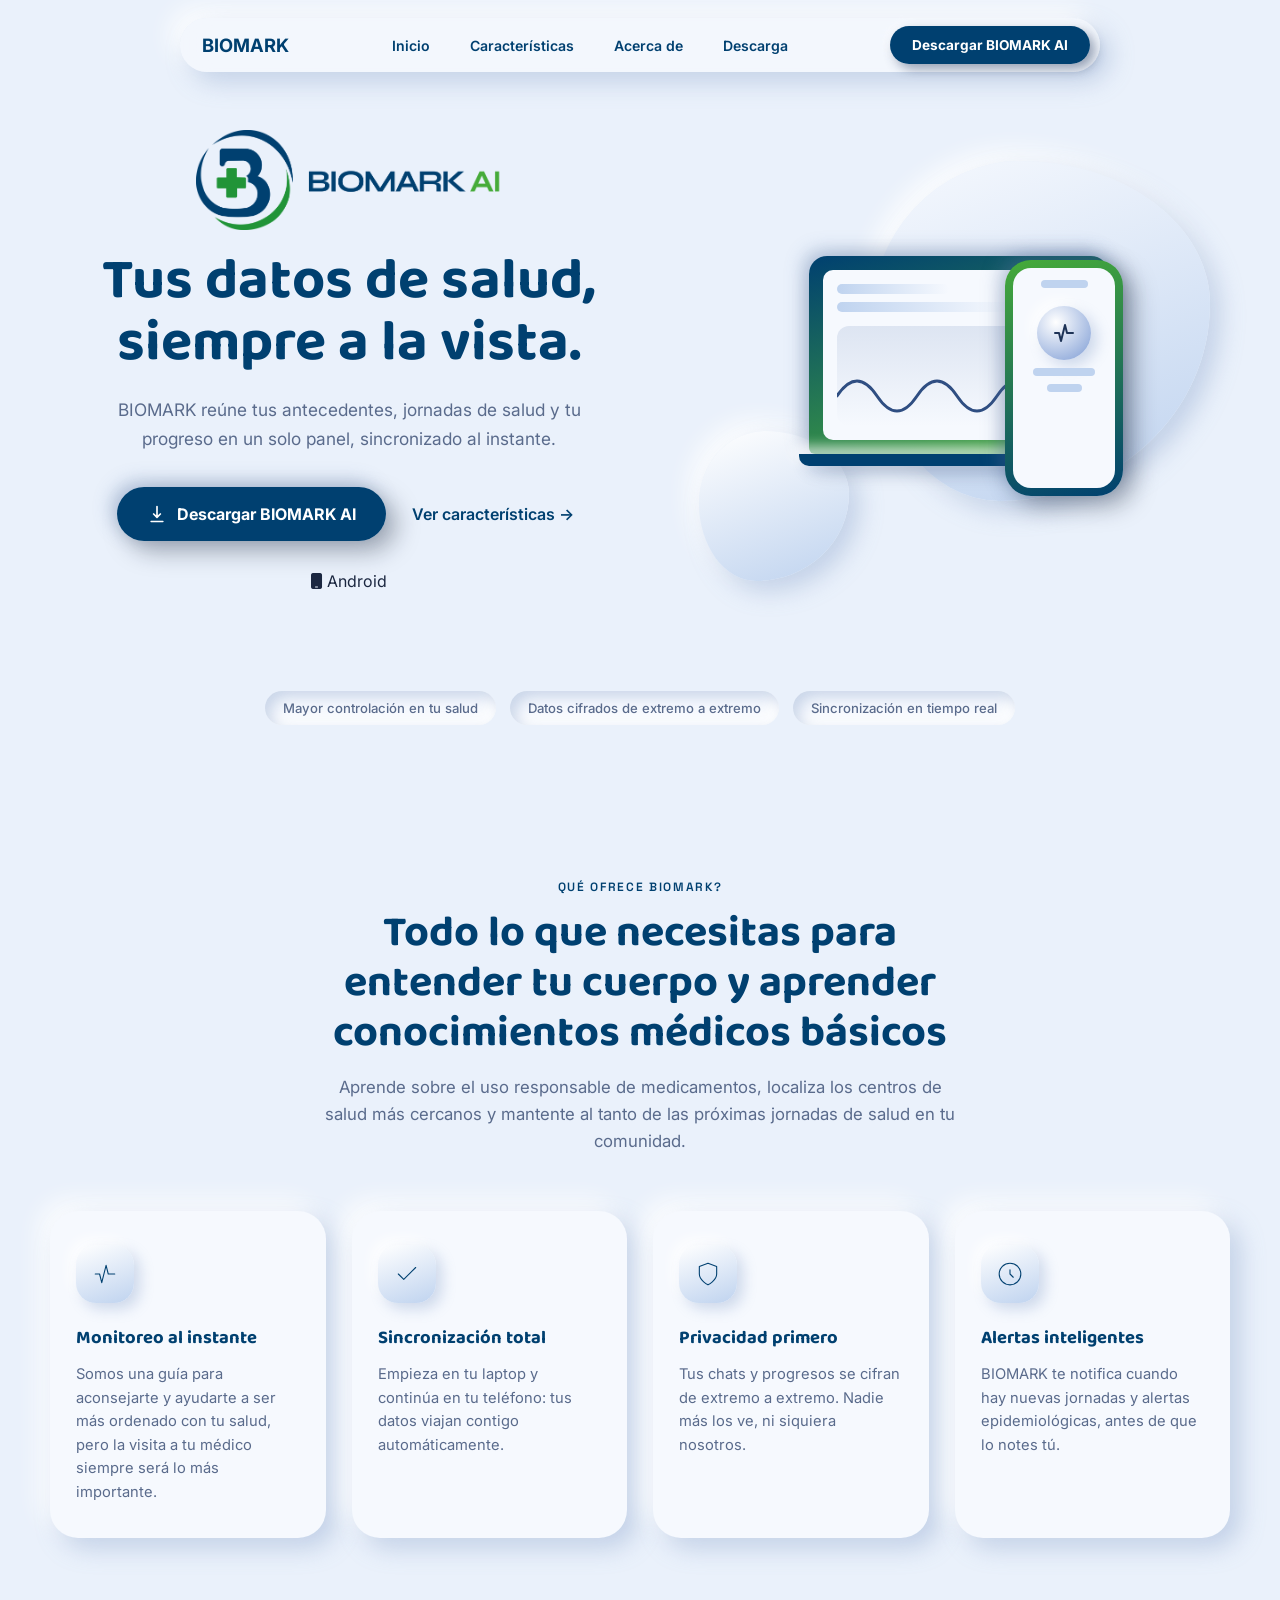
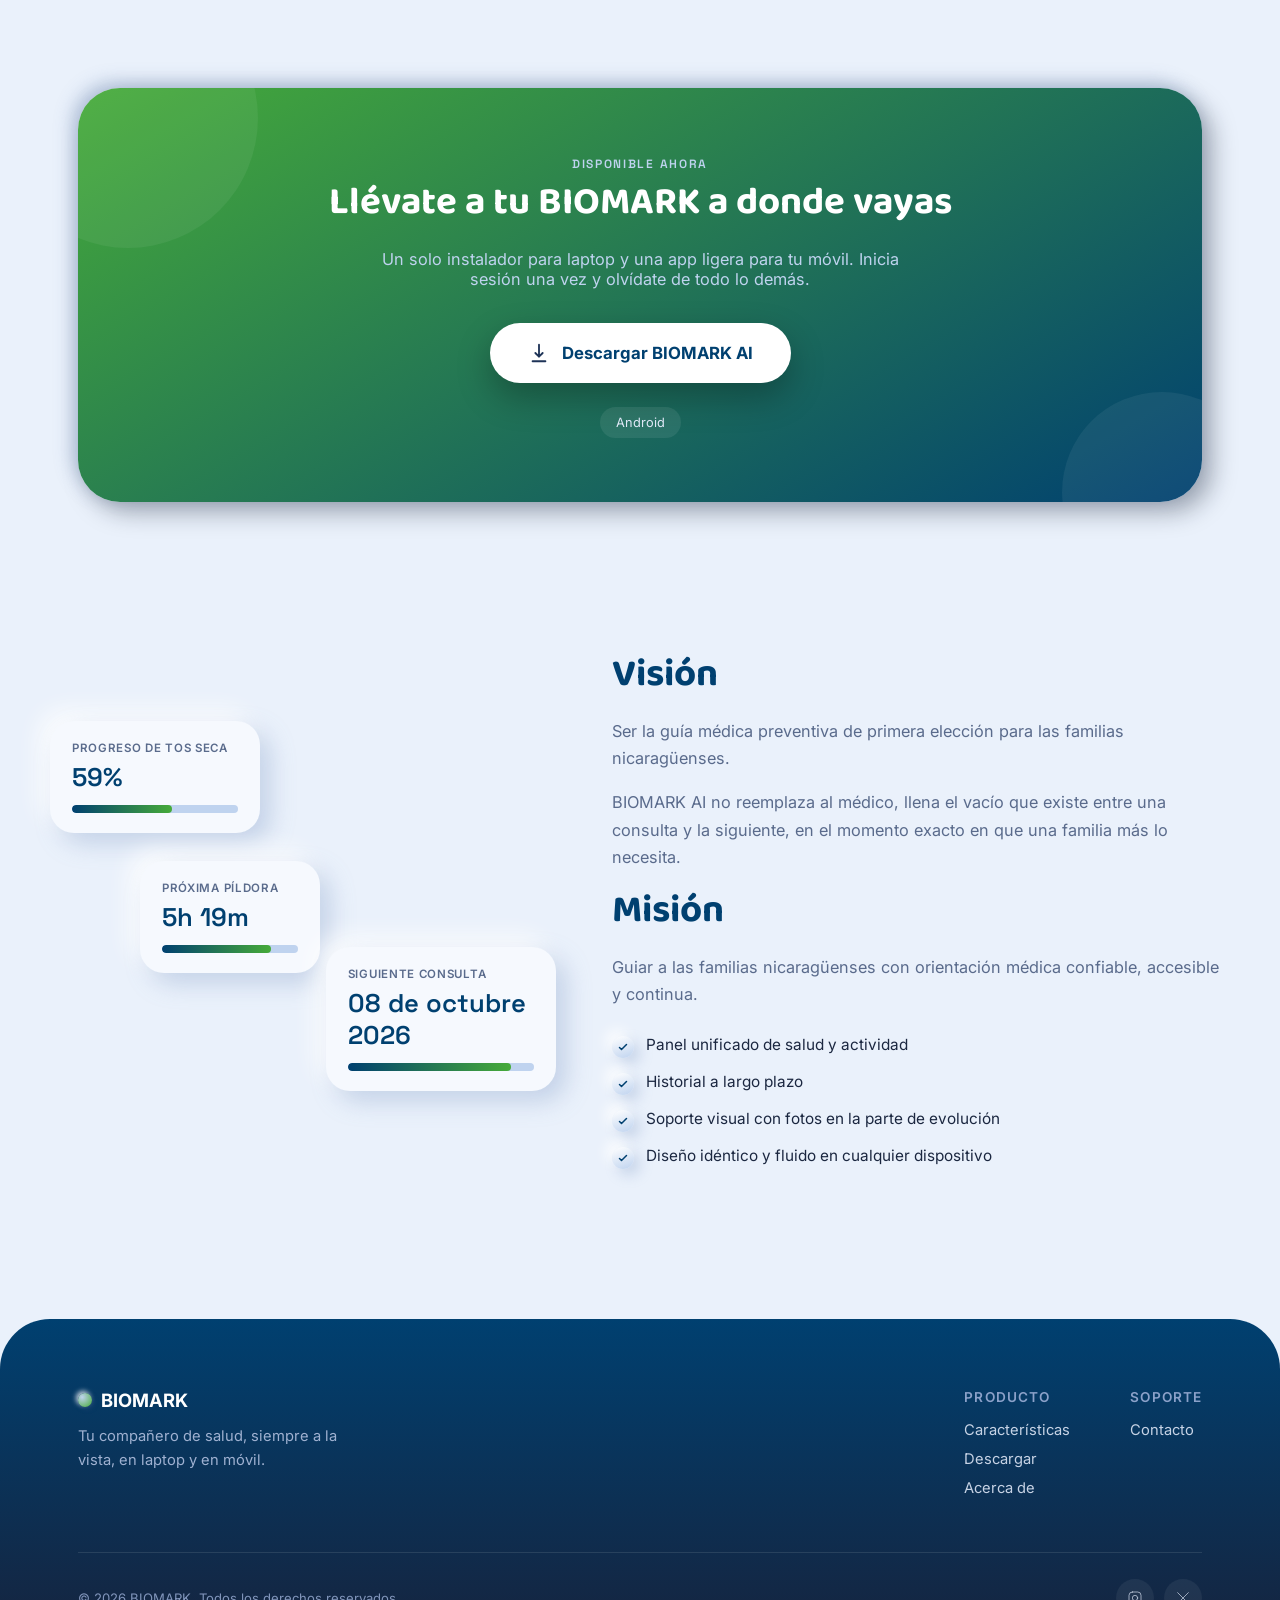
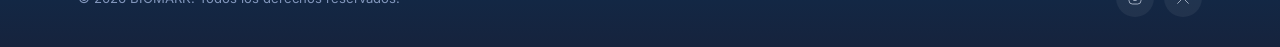
<file: index.html>
<!DOCTYPE html>
<html lang="es">

<head>
  <meta charset="UTF-8">
  <meta name="viewport" content="width=device-width, initial-scale=1.0">
  <title>BIOMARK — Tu asistente virtual en tiempo real</title>
  <link rel="preconnect" href="https://fonts.googleapis.com">
  <link rel="preconnect" href="https://fonts.gstatic.com" crossorigin>
  <link
    href="https://fonts.googleapis.com/css2?family=Baloo+2:wght@500;600;700;800&family=Inter:wght@400;500;600;700&family=Space+Grotesk:wght@500;600&display=swap"
    rel="stylesheet">
  <link rel="stylesheet" href="https://cdnjs.cloudflare.com/ajax/libs/font-awesome/6.5.1/css/all.min.css">
  <link rel="stylesheet" href="Style.css">
</head>

<body>

  <!-- ================= NAV ================= -->
  <div class="nav-shell">
    <nav class="nav-pill">
      <a href="#inicio" class="logo"><span class="logo-text">BIOMARK</span></a>
      <div class="nav-links">
        <a href="#inicio">Inicio</a>
        <a href="#caracteristicas">Características</a>
        <a href="#acerca">Acerca de</a>
        <a href="descarga.html">Descarga</a>
      </div>
      <a href="descarga.html" class="nav-cta">Descargar BIOMARK AI</a>
    </nav>
  </div>

  <!-- ================= HERO ================= -->
  <section id="inicio" class="hero wrap">
    <div class="hero-copy">
      <img src="img/logohoriz.png" alt="Logo de BIOMARK AI" class="logocentral">
      <h1>Tus datos de salud,<span>siempre a la vista.</span></h1>
      <p>BIOMARK reúne tus antecedentes, jornadas de salud y tu progreso en un solo panel, sincronizado al instante.</p>
      <div class="hero-actions">
        <a href="descarga.html" class="btn-clay">
          <svg fill="none" stroke="currentColor" stroke-width="2" viewBox="0 0 24 24">
            <path stroke-linecap="round" stroke-linejoin="round" d="M12 3v13m0 0-4-4m4 4 4-4M5 21h14" />
          </svg>
          Descargar BIOMARK AI
        </a>
        <a href="#caracteristicas" class="btn-ghost">Ver características →</a>
      </div>
      <div class="platform-tags">
        <span><i class="fa-solid fa-mobile"></i> Android</span>
      </div>
    </div>

    <div class="hero-art">
      <div class="clay-blob blob-1"></div>
      <div class="clay-blob blob-2"></div>
      <div class="device">
        <div class="laptop">
          <div class="laptop-screen">
            <div class="screen-ui">
              <div class="ui-row ui-chip"></div>
              <div class="ui-row" style="width:70%"></div>
              <div class="ui-wave">
                <svg width="260" height="70" viewBox="0 0 260 70">
                  <path d="M0 40 Q 20 10, 40 40 T 80 40 T 120 40 T 160 40 T 200 40 T 240 40" stroke="#2F4E82"
                    stroke-width="3" fill="none" stroke-linecap="round" />
                </svg>
              </div>
            </div>
          </div>
          <div class="laptop-base"></div>
          <div class="phone">
            <div class="phone-screen">
              <div class="phone-bar" style="width:60%"></div>
              <div class="pulse-ring">
                <svg fill="none" stroke="#1E3357" stroke-width="2" viewBox="0 0 24 24">
                  <path stroke-linecap="round" stroke-linejoin="round" d="M3 12h4l2 8 4-16 2 8h6" />
                </svg>
              </div>
              <div class="phone-bar" style="width:80%"></div>
              <div class="phone-bar" style="width:45%"></div>
            </div>
          </div>
        </div>
      </div>
    </div>
  </section>

  <div class="trust wrap">
    <span> Mayor controlación en tu salud</span>
    <span>Datos cifrados de extremo a extremo</span>
    <span>Sincronización en tiempo real</span>
  </div>

  <!-- ================= FEATURES ================= -->
  <section id="caracteristicas" class="features wrap">
    <div class="section-head">
      <span class="eyebrow">Qué ofrece BIOMARK?</span>
      <h2>Todo lo que necesitas para entender tu cuerpo y aprender conocimientos médicos básicos</h2>
      <p>Aprende sobre el uso responsable de medicamentos, localiza los centros de salud más cercanos y mantente al tanto de las próximas jornadas de salud en tu comunidad.</p>
    </div>
    <div class="feature-grid">
      <div class="f-card">
        <div class="f-icon"><svg fill="none" stroke-linecap="round" stroke-linejoin="round" viewBox="0 0 24 24">
            <path d="M3 12h4l2 8 4-16 2 8h6" />
          </svg></div>
        <h3>Monitoreo al instante</h3>
        <p>Somos una guía para aconsejarte y ayudarte a ser más ordenado con tu salud, pero la visita a tu médico siempre será lo más importante.</p>
      </div>
      <div class="f-card">
        <div class="f-icon"><svg fill="none" stroke-linecap="round" stroke-linejoin="round" viewBox="0 0 24 24">
            <path d="M20 6 9 17l-5-5" />
          </svg></div>
        <h3>Sincronización total</h3>
        <p>Empieza en tu laptop y continúa en tu teléfono: tus datos viajan contigo automáticamente.</p>
      </div>
      <div class="f-card">
        <div class="f-icon"><svg fill="none" stroke-linecap="round" stroke-linejoin="round" viewBox="0 0 24 24">
            <path d="M12 22s8-4 8-10V5l-8-3-8 3v7c0 6 8 10 8 10Z" />
          </svg></div>
        <h3>Privacidad primero</h3>
        <p>Tus chats y progresos se cifran de extremo a extremo. Nadie más los ve, ni siquiera nosotros.</p>
      </div>
      <div class="f-card">
        <div class="f-icon"><svg fill="none" stroke-linecap="round" stroke-linejoin="round" viewBox="0 0 24 24">
            <path d="M12 8v4l3 3M12 22a10 10 0 1 1 0-20 10 10 0 0 1 0 20Z" />
          </svg></div>
        <h3>Alertas inteligentes</h3>
        <p>BIOMARK te notifica cuando hay nuevas jornadas y alertas epidemiológicas, antes de que lo notes tú.</p>
      </div>
    </div>
  </section>

  <!-- ================= MID DOWNLOAD BANNER ================= -->
  <section id="descarga" class="mid-cta">
    <div class="mid-cta-inner">
      <span class="eyebrow" style="color:var(--sky)">Disponible ahora</span>
      <h2>Llévate a tu BIOMARK a donde vayas</h2>
      <p>Un solo instalador para laptop y una app ligera para tu móvil. Inicia sesión una vez y olvídate de todo lo demás.
      </p>
      <a href="descarga.html" class="mid-download-btn">
        <svg fill="none" stroke="#1E3357" stroke-width="2" viewBox="0 0 24 24">
          <path stroke-linecap="round" stroke-linejoin="round" d="M12 3v13m0 0-4-4m4 4 4-4M5 21h14" />
        </svg>
        Descargar BIOMARK AI
      </a>
      <div class="mid-platforms">
        <span>Android</span>
      </div>
    </div>
  </section>

  <!-- ================= ABOUT ================= -->
  <section id="acerca" class="about wrap">
    <div class="about-grid">
      <div class="about-art">
        <div class="metric-card metric-1">
          <div class="m-label">Progreso de Tos Seca</div>
          <div class="m-value">59%</div>
          <div class="m-bar"><i style="width:60%"></i></div>
        </div>
        <div class="metric-card metric-3">
          <div class="m-label">Próxima Píldora</div>
          <div class="m-value">5h 19m</div>
          <div class="m-bar"><i style="width:80%"></i></div>
        </div>
        <div class="metric-card metric-2">
          <div class="m-label">Siguiente Consulta</div>
          <div class="m-value">08 de octubre 2026</div>
          <div class="m-bar"><i style="width:88%"></i></div>
        </div>
      </div>
      <div class="about-copy">
        <!-- <span class="eyebrow">Vision y Mision de BIOMARK AI</span> -->
        <h2>Visión</h2>
        <p>Ser la guía médica preventiva de primera elección para las familias nicaragüenses.</p>
        <p>BIOMARK AI no reemplaza al médico, llena el vacío que existe entre una consulta y la siguiente, en el momento exacto en que una familia más lo necesita.</p>

        <h2>Misión</h2>
        <p>Guiar a las familias nicaragüenses con orientación médica confiable, accesible y continua.</p>
        <ul class="about-list">
          <li><span class="check"><svg fill="none" stroke="currentColor" stroke-width="3" viewBox="0 0 24 24">
                <path stroke-linecap="round" stroke-linejoin="round" d="m5 13 4 4L19 7" />
              </svg></span>Panel unificado de salud y actividad</li>
          <li><span class="check"><svg fill="none" stroke="currentColor" stroke-width="3" viewBox="0 0 24 24">
                <path stroke-linecap="round" stroke-linejoin="round" d="m5 13 4 4L19 7" />
              </svg></span>Historial a largo plazo</li>
          <li><span class="check"><svg fill="none" stroke="currentColor" stroke-width="3" viewBox="0 0 24 24">
                <path stroke-linecap="round" stroke-linejoin="round" d="m5 13 4 4L19 7" />
              </svg></span>Soporte visual con fotos en la parte de evolución</li>
          <li><span class="check"><svg fill="none" stroke="currentColor" stroke-width="3" viewBox="0 0 24 24">
                <path stroke-linecap="round" stroke-linejoin="round" d="m5 13 4 4L19 7" />
              </svg></span>Diseño idéntico y fluido en cualquier dispositivo</li>
        </ul>
      </div>
    </div>
  </section>

  <!-- ================= FOOTER ================= -->
  <footer>
    <div class="wrap">
      <div class="footer-top">
        <div class="footer-brand">
          <a href="#inicio" class="logo"><span class="logo-dot"></span><span>BIOMARK</span></a>
          <p>Tu compañero de salud, siempre a la vista, en laptop y en móvil.</p>
        </div>
        <div class="footer-cols">
          <div class="footer-col">
            <h4>Producto</h4>
            <a href="#caracteristicas">Características</a>
            <a href="descarga.html">Descargar</a>
            <a href="#acerca">Acerca de</a>
          </div>
          <div class="footer-col">
            <h4>Soporte</h4>
            <!-- <a href="#">Centro de ayuda</a> -->
            <a href="https://www.instagram.com/biomark_ai?psln=MXZzcnVucmVjb3dwcw%3D%3D&utm_source=qr">Contacto</a>
            <!-- <a href="#">Privacidad</a> -->
          </div>
        </div>
      </div>
      <div class="footer-bottom">
        <span>© 2026 BIOMARK. Todos los derechos reservados.</span>
        <div class="footer-socials">
          <a href="https://www.instagram.com/biomark_ai?psln=MXZzcnVucmVjb3dwcw%3D%3D&utm_source=qr" aria-label="Instagram"><svg fill="none" stroke-linecap="round" stroke-linejoin="round"
              viewBox="0 0 24 24">
              <rect x="3" y="3" width="18" height="18" rx="5" />
              <circle cx="12" cy="12" r="4" />
            </svg></a>
          <a href="https://www.facebook.com/biomarkai" aria-label="Facebook"><svg fill="none" stroke-linecap="round" stroke-linejoin="round"
              viewBox="0 0 24 24">
              <path d="m4 4 16 16M20 4 4 20" />
            </svg></a>
        </div>
      </div>
    </div>
  </footer>

  <script>
    // Sombra de la barra al hacer scroll
    const navPill = document.querySelector('.nav-pill');
    window.addEventListener('scroll', () => {
      navPill.style.boxShadow = window.scrollY > 20
        ? '6px 6px 16px rgba(120,148,196,0.45), -6px -6px 16px rgba(255,255,255,0.9)'
        : 'var(--shadow-out)';
    });

    // Aparición de las tarjetas al hacer scroll
    const cards = document.querySelectorAll('.f-card');
    const io = new IntersectionObserver((entries) => {
      entries.forEach((entry, i) => {
        if (entry.isIntersecting) {
          setTimeout(() => entry.target.classList.add('in-view'), i * 80);
          io.unobserve(entry.target);
        }
      });
    }, { threshold: 0.2 });
    cards.forEach(c => io.observe(c));
  </script>

</body>

</html>
</file>
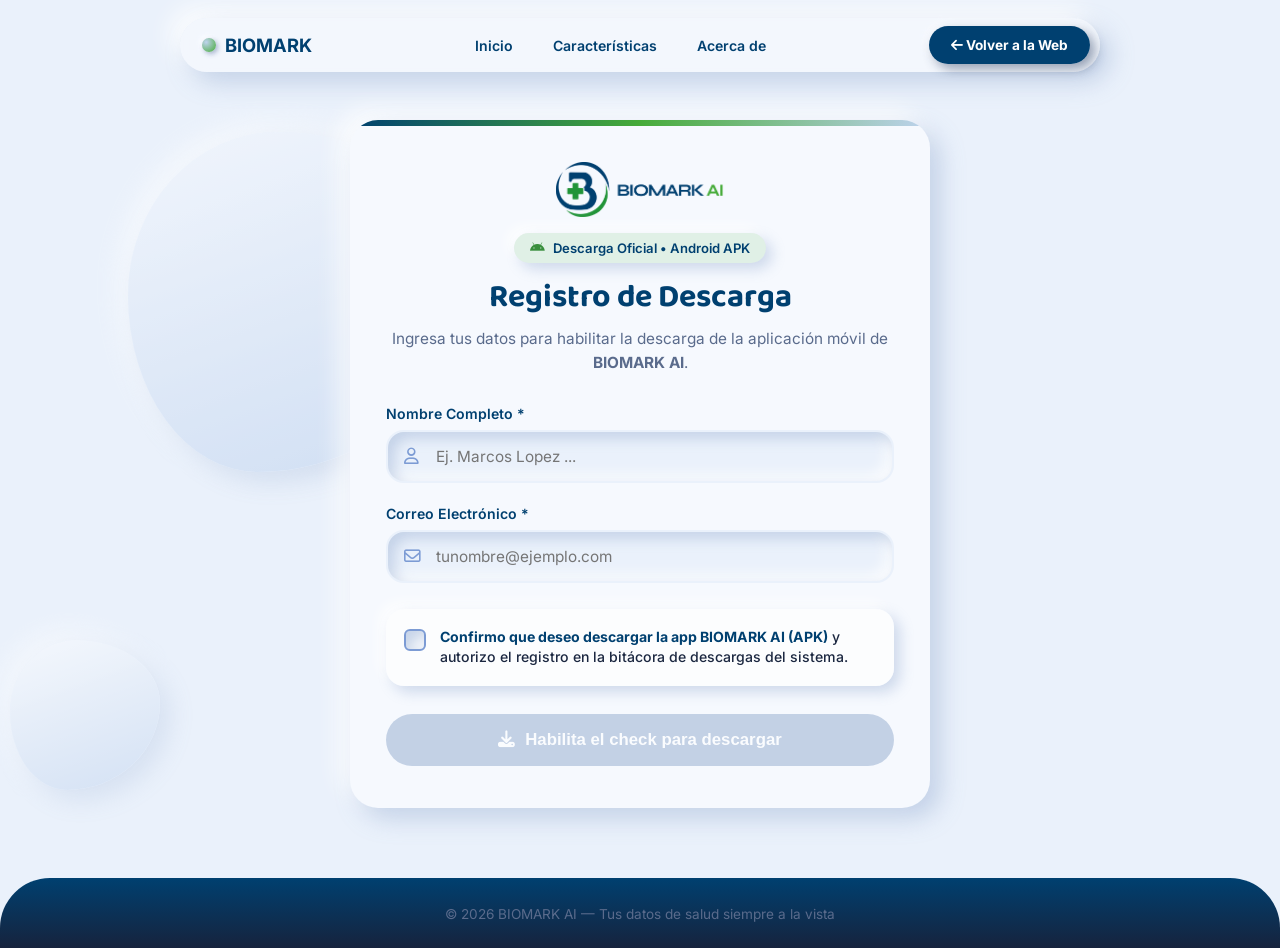
<file: descarga.html>
<!DOCTYPE html>
<html lang="es">

<head>
  <meta charset="UTF-8">
  <meta name="viewport" content="width=device-width, initial-scale=1.0">
  <title>Descargar BIOMARK AI — Formulario de Registro</title>
  <link rel="preconnect" href="https://fonts.googleapis.com">
  <link rel="preconnect" href="https://fonts.gstatic.com" crossorigin>
  <link
    href="https://fonts.googleapis.com/css2?family=Baloo+2:wght@500;600;700;800&family=Inter:wght@400;500;600;700&family=Space+Grotesk:wght@500;600&display=swap"
    rel="stylesheet">
  <link rel="stylesheet" href="https://cdnjs.cloudflare.com/ajax/libs/font-awesome/6.5.1/css/all.min.css">
  <link rel="stylesheet" href="Style.css">

  <style>
    /* Estilos específicos para la página de descarga y formulario */
    .download-page {
      min-height: 100vh;
      display: flex;
      flex-direction: column;
      justify-content: space-between;
      position: relative;
    }

    .form-section {
      padding: 120px 20px 70px;
      display: flex;
      justify-content: center;
      align-items: center;
      position: relative;
      z-index: 1;
    }

    .form-card {
      width: 100%;
      max-width: 580px;
      background: var(--bg-2);
      border-radius: var(--r-md);
      box-shadow: var(--shadow-out);
      padding: 42px 36px;
      position: relative;
      overflow: hidden;
      transition: all 0.3s ease;
    }

    .form-card::before {
      content: '';
      position: absolute;
      top: 0;
      left: 0;
      right: 0;
      height: 6px;
      background: linear-gradient(90deg, var(--navy-mid), var(--navy), var(--sky));
    }

    .form-header {
      text-align: center;
      margin-bottom: 30px;
    }

    .form-header .download-badge {
      display: inline-flex;
      align-items: center;
      gap: 8px;
      background: rgba(70, 171, 57, 0.12);
      color: var(--navy-dark);
      font-size: 0.82rem;
      font-weight: 600;
      padding: 7px 16px;
      border-radius: 100px;
      margin-bottom: 16px;
      box-shadow: var(--shadow-out-sm);
    }

    .form-header .download-badge i {
      color: #388e3c;
    }

    .form-header h1 {
      font-size: 2rem;
      color: var(--navy-dark);
      margin-bottom: 10px;
      line-height: 1.2;
    }

    .form-header p {
      font-size: 0.96rem;
      color: var(--text-soft);
      line-height: 1.55;
    }

    /* Campos de entrada con estilo Neumórfico / Clay */
    .input-group {
      margin-bottom: 22px;
      text-align: left;
    }

    .input-group label {
      display: block;
      font-size: 0.88rem;
      font-weight: 600;
      color: var(--navy-dark);
      margin-bottom: 8px;
    }

    .input-wrapper {
      position: relative;
      display: flex;
      align-items: center;
    }

    .input-wrapper i {
      position: absolute;
      left: 18px;
      color: var(--navy-soft);
      font-size: 1.05rem;
      pointer-events: none;
      transition: color 0.2s ease;
    }

    .input-control {
      width: 100%;
      padding: 15px 18px 15px 48px;
      font-size: 0.96rem;
      font-family: 'Inter', sans-serif;
      color: var(--text);
      background: var(--bg);
      border: 2px solid transparent;
      border-radius: var(--r-sm);
      box-shadow: var(--shadow-in);
      outline: none;
      transition: all 0.25s ease;
    }

    .input-control:focus {
      border-color: var(--navy-soft);
      background: #ffffff;
      box-shadow: 0 0 0 4px rgba(124, 155, 212, 0.25);
    }

    .input-control:focus + i,
    .input-control:focus ~ i {
      color: var(--navy-mid);
    }

    /* Casilla de verificación (Check) destacada */
    .checkbox-container {
      margin: 26px 0 28px;
      background: rgba(255, 255, 255, 0.65);
      padding: 18px;
      border-radius: var(--r-sm);
      box-shadow: var(--shadow-out-sm);
      display: flex;
      align-items: flex-start;
      gap: 14px;
      cursor: pointer;
      user-select: none;
      transition: transform 0.2s ease, background 0.2s ease;
    }

    .checkbox-container:hover {
      background: #ffffff;
      transform: translateY(-1px);
    }

    .custom-checkbox {
      position: relative;
      width: 22px;
      height: 22px;
      flex-shrink: 0;
      margin-top: 2px;
    }

    .custom-checkbox input {
      opacity: 0;
      width: 0;
      height: 0;
      position: absolute;
    }

    .checkmark {
      position: absolute;
      top: 0;
      left: 0;
      height: 22px;
      width: 22px;
      background-color: var(--bg);
      border: 2px solid var(--navy-soft);
      border-radius: 6px;
      box-shadow: var(--shadow-in);
      transition: all 0.2s ease;
      display: flex;
      align-items: center;
      justify-content: center;
    }

    .custom-checkbox input:checked ~ .checkmark {
      background-color: #2e7d32;
      border-color: #2e7d32;
      box-shadow: 0 2px 8px rgba(46, 125, 50, 0.35);
    }

    .checkmark::after {
      content: "";
      position: absolute;
      display: none;
      width: 5px;
      height: 10px;
      border: solid white;
      border-width: 0 2.5px 2.5px 0;
      transform: rotate(45deg);
      margin-top: -2px;
    }

    .custom-checkbox input:checked ~ .checkmark::after {
      display: block;
    }

    .checkbox-label {
      font-size: 0.88rem;
      color: var(--text);
      line-height: 1.45;
      font-weight: 500;
    }

    .checkbox-label b {
      color: var(--navy-dark);
    }

    /* Botón de envío */
    .btn-submit {
      width: 100%;
      justify-content: center;
      font-size: 1.05rem;
      padding: 16px 24px;
      transition: all 0.25s ease;
    }

    .btn-submit:disabled {
      opacity: 0.55;
      cursor: not-allowed;
      transform: none !important;
      box-shadow: none !important;
      background: #9ab1d1;
    }

    /* Alertas y avisos */
    .alert-box {
      margin-top: 18px;
      padding: 14px 18px;
      border-radius: var(--r-sm);
      font-size: 0.88rem;
      line-height: 1.45;
      display: none;
      align-items: center;
      gap: 12px;
    }

    .alert-error {
      background: #ffebee;
      color: #c62828;
      border: 1px solid #ffcdd2;
    }

    .alert-warning {
      background: #fff8e1;
      color: #b78103;
      border: 1px solid #ffe082;
    }

    /* Pantalla de éxito tras registro */
    .success-panel {
      display: none;
      text-align: center;
      padding: 15px 10px;
      animation: fadeIn 0.4s ease forwards;
    }

    .success-icon-wrapper {
      width: 76px;
      height: 76px;
      background: linear-gradient(145deg, #4caf50, #2e7d32);
      color: #ffffff;
      border-radius: 50%;
      display: flex;
      align-items: center;
      justify-content: center;
      font-size: 2.2rem;
      margin: 0 auto 20px;
      box-shadow: 0 10px 24px rgba(46, 125, 50, 0.35);
    }

    .success-panel h2 {
      font-size: 1.8rem;
      color: var(--navy-dark);
      margin-bottom: 10px;
    }

    .success-panel p {
      font-size: 0.96rem;
      color: var(--text-soft);
      line-height: 1.6;
      margin-bottom: 24px;
    }

    .success-actions {
      display: flex;
      flex-direction: column;
      gap: 12px;
      align-items: center;
    }

    .btn-direct-download {
      display: inline-flex;
      align-items: center;
      gap: 10px;
      background: #2e7d32;
      color: #ffffff;
      font-weight: 700;
      padding: 15px 28px;
      border-radius: 100px;
      text-decoration: none;
      box-shadow: 0 6px 18px rgba(46, 125, 50, 0.35);
      transition: transform 0.2s ease;
    }

    .btn-direct-download:hover {
      transform: translateY(-2px);
    }

    .btn-back-home {
      display: inline-flex;
      align-items: center;
      gap: 6px;
      color: var(--navy-mid);
      font-size: 0.9rem;
      font-weight: 600;
      padding: 10px 18px;
      text-decoration: none;
      border-radius: 100px;
      transition: background 0.2s ease;
    }

    .btn-back-home:hover {
      background: rgba(0, 64, 112, 0.08);
    }

    /* Banner informativo para configurar credenciales si faltan */
    .dev-notice {
      background: #e8f0fe;
      border: 1px solid #c2d7f9;
      color: #1a4f94;
      border-radius: 12px;
      padding: 12px 16px;
      margin-bottom: 22px;
      font-size: 0.82rem;
      line-height: 1.45;
      display: none;
    }

    .dev-notice strong {
      display: block;
      margin-bottom: 4px;
    }

    .dev-notice code {
      background: rgba(255, 255, 255, 0.8);
      padding: 2px 6px;
      border-radius: 4px;
      font-family: monospace;
    }

    @keyframes fadeIn {
      from {
        opacity: 0;
        transform: translateY(10px);
      }
      to {
        opacity: 1;
        transform: translateY(0);
      }
    }
  </style>
</head>

<body>
  <div class="download-page">

    <!-- ================= NAV BAR ================= -->
    <div class="nav-shell">
      <nav class="nav-pill">
        <a href="index.html" class="logo"><span class="logo-dot"></span><span class="logo-text">BIOMARK</span></a>
        <div class="nav-links">
          <a href="index.html#inicio">Inicio</a>
          <a href="index.html#caracteristicas">Características</a>
          <a href="index.html#acerca">Acerca de</a>
        </div>
        <a href="index.html" class="nav-cta"><i class="fa-solid fa-arrow-left"></i> Volver a la Web</a>
      </nav>
    </div>

    <!-- ================= SECCIÓN FORMULARIO ================= -->
    <main class="form-section">
      <!-- Blobs decorativos en el fondo -->
      <div class="clay-blob blob-1" style="top: 15%; left: 10%; opacity: 0.6;"></div>
      <div class="clay-blob blob-2" style="bottom: 10%; right: 12%; opacity: 0.5;"></div>

      <div class="form-card">
        


        <!-- Formulario de descarga -->
        <div id="form-container">
          <div class="form-header">
            <a href="index.html"><img src="img/logohoriz.png" alt="BIOMARK AI" style="max-height: 55px; margin: 0 auto 16px; display: block;"></a>
            <div class="download-badge">
              <i class="fa-brands fa-android"></i> Descarga Oficial • Android APK
            </div>
            <h1>Registro de Descarga</h1>
            <p>Ingresa tus datos para habilitar la descarga de la aplicación móvil de <b>BIOMARK AI</b>.</p>
          </div>

          <form id="download-form" novalidate>
            <!-- Campo: Nombre Completo -->
            <div class="input-group">
              <label for="nombre_completo">Nombre Completo *</label>
              <div class="input-wrapper">
                <input 
                  type="text" 
                  id="nombre_completo" 
                  name="nombre_completo"
                  class="input-control" 
                  placeholder="Ej. Marcos Lopez ..." 
                  maxlength="120"
                  required
                  autocomplete="name"
                >
                <i class="fa-regular fa-user"></i>
              </div>
            </div>

            <!-- Campo: Correo Electrónico -->
            <div class="input-group">
              <label for="correo">Correo Electrónico *</label>
              <div class="input-wrapper">
                <input 
                  type="email" 
                  id="correo" 
                  name="correo"
                  class="input-control" 
                  placeholder="tunombre@ejemplo.com" 
                  maxlength="150"
                  required
                  autocomplete="email"
                >
                <i class="fa-regular fa-envelope"></i>
              </div>
            </div>

            <!-- Checkbox de confirmación exigido por la base de datos (solicita_descarga = true) -->
            <label class="checkbox-container" for="solicita_descarga">
              <div class="custom-checkbox">
                <input type="checkbox" id="solicita_descarga" name="solicita_descarga">
                <span class="checkmark"></span>
              </div>
              <div class="checkbox-label">
                <b>Confirmo que deseo descargar la app BIOMARK AI (APK)</b> y autorizo el registro en la bitácora de descargas del sistema.
              </div>
            </label>

            <!-- Botón para Enviar y Descargar -->
            <button type="submit" id="btn-submit" class="btn-clay btn-submit" disabled>
              <i class="fa-solid fa-download"></i>
              <span id="btn-text">Habilita el check para descargar</span>
            </button>

            <!-- Cuadros de mensajes / error -->
            <div id="alert-box" class="alert-box alert-error">
              <i class="fa-solid fa-triangle-exclamation"></i>
              <span id="alert-message"></span>
            </div>
          </form>
        </div>

        <!-- Pantalla de Éxito al completar el registro -->
        <div id="success-panel" class="success-panel">
          <div class="success-icon-wrapper">
            <i class="fa-solid fa-check"></i>
          </div>
          <h2>¡Registro Completado!</h2>
          <p>Tus datos han sido registrados exitosamente en la bitácora de BIOMARK. La descarga de tu aplicación para Android iniciará en breve.</p>
          
          <div class="success-actions">
            <a 
              id="btn-google-drive" 
              href="https://drive.google.com/file/d/1XncDpj8bjiwNkUYeZ6jN9l5cw7YCNKsF/view?usp=sharing" 
              target="_blank" 
              class="btn-direct-download"
            >
              <i class="fa-solid fa-cloud-arrow-down"></i>
              Clic aquí si no descargó automáticamente
            </a>

            <a href="index.html" class="btn-back-home">
              <i class="fa-solid fa-house"></i> Volver a la página principal
            </a>
          </div>
        </div>

      </div>
    </main>

    <!-- ================= FOOTER ================= -->
    <footer style="margin-top: auto; padding: 25px 0;">
      <div class="wrap" style="text-align: center;">
        <span style="font-size: 0.85rem; color: #5A6B8C;">© 2026 BIOMARK AI — Tus datos de salud siempre a la vista <i class="zmdi zmdi-view-list-alt"></i></span>
      </div>
    </footer>

  </div>

  <script>
    // Enlace directo del archivo APK
    const APK_DOWNLOAD_URL = "https://drive.google.com/file/d/1XncDpj8bjiwNkUYeZ6jN9l5cw7YCNKsF/view?usp=sharing";

    // Elementos del DOM
    const form = document.getElementById('download-form');
    const inputNombre = document.getElementById('nombre_completo');
    const inputCorreo = document.getElementById('correo');
    const checkSolicita = document.getElementById('solicita_descarga');
    const btnSubmit = document.getElementById('btn-submit');
    const btnText = document.getElementById('btn-text');
    const alertBox = document.getElementById('alert-box');
    const alertMessage = document.getElementById('alert-message');
    const formContainer = document.getElementById('form-container');
    const successPanel = document.getElementById('success-panel');

    // Validación de formato de correo
    const emailRegex = /^[^@\s]+@[^@\s]+\.[^@\s]+$/;

    // Controlar el estado del botón según el checkbox
    function actualizarEstadoBoton() {
      if (checkSolicita.checked) {
        btnSubmit.disabled = false;
        btnText.textContent = "Registrar y Descargar APK";
      } else {
        btnSubmit.disabled = true;
        btnText.textContent = "Marca la casilla para descargar";
      }
    }

    checkSolicita.addEventListener('change', actualizarEstadoBoton);

    function mostrarError(mensaje) {
      alertMessage.textContent = mensaje;
      alertBox.style.display = 'flex';
      btnSubmit.disabled = !checkSolicita.checked;
      btnText.textContent = "Registrar y Descargar APK";
    }

    function ocultarError() {
      alertBox.style.display = 'none';
    }

    // Manejo del envío del formulario
    form.addEventListener('submit', async (e) => {
      e.preventDefault();
      ocultarError();

      const nombre = inputNombre.value.trim();
      const correo = inputCorreo.value.trim();
      const solicitaDescarga = checkSolicita.checked;

      // Validaciones en el cliente
      if (!nombre || nombre.length < 3) {
        mostrarError("Por favor, ingresa tu nombre completo (mínimo 3 caracteres).");
        inputNombre.focus();
        return;
      }

      if (!correo || !emailRegex.test(correo)) {
        mostrarError("Por favor, ingresa un correo electrónico válido (ejemplo: usuario@correo.com).");
        inputCorreo.focus();
        return;
      }

      if (!solicitaDescarga) {
        mostrarError("Debes marcar la casilla de confirmación para poder descargar la app.");
        return;
      }

      // Estado de carga en el botón
      btnSubmit.disabled = true;
      btnText.innerHTML = '<i class="fa-solid fa-spinner fa-spin"></i> Registrando en bitácora...';

      try {
        // Enviar la petición a la API Serverless privada de Vercel (/api/registrar)
        // Las credenciales de Supabase están seguras en el servidor y nadie las puede ver
        const response = await fetch('/api/registrar', {
          method: 'POST',
          headers: {
            'Content-Type': 'application/json'
          },
          body: JSON.stringify({
            nombreCompleto: nombre,
            correo: correo,
            solicitaDescarga: true
          })
        });

        const data = await response.json().catch(() => ({}));

        if (!response.ok) {
          throw new Error(data.error || 'No se pudo registrar la descarga.');
        }

        // Transición a la vista de éxito
        mostrarPantallaExito();

      } catch (err) {
        console.error("Error durante el registro:", err);

        if (window.location.protocol === 'file:') {
          mostrarError("Estás abriendo el archivo localmente como file://. Para probar la API de Vercel, sube los cambios a tu proyecto en Vercel o usa 'vercel dev'.");
          return;
        }

        const errorMessage = (err && err.message) ? err.message : String(err);
        mostrarError(errorMessage || "Ocurrió un error inesperado al procesar tu solicitud.");
      }
    });

    function mostrarPantallaExito() {
      formContainer.style.display = 'none';
      successPanel.style.display = 'block';

      // Disparar la descarga automáticamente abriendo el enlace en una nueva pestaña
      setTimeout(() => {
        window.open(APK_DOWNLOAD_URL, '_blank');
      }, 700);
    }
  </script>
</body>

</html>
</file>
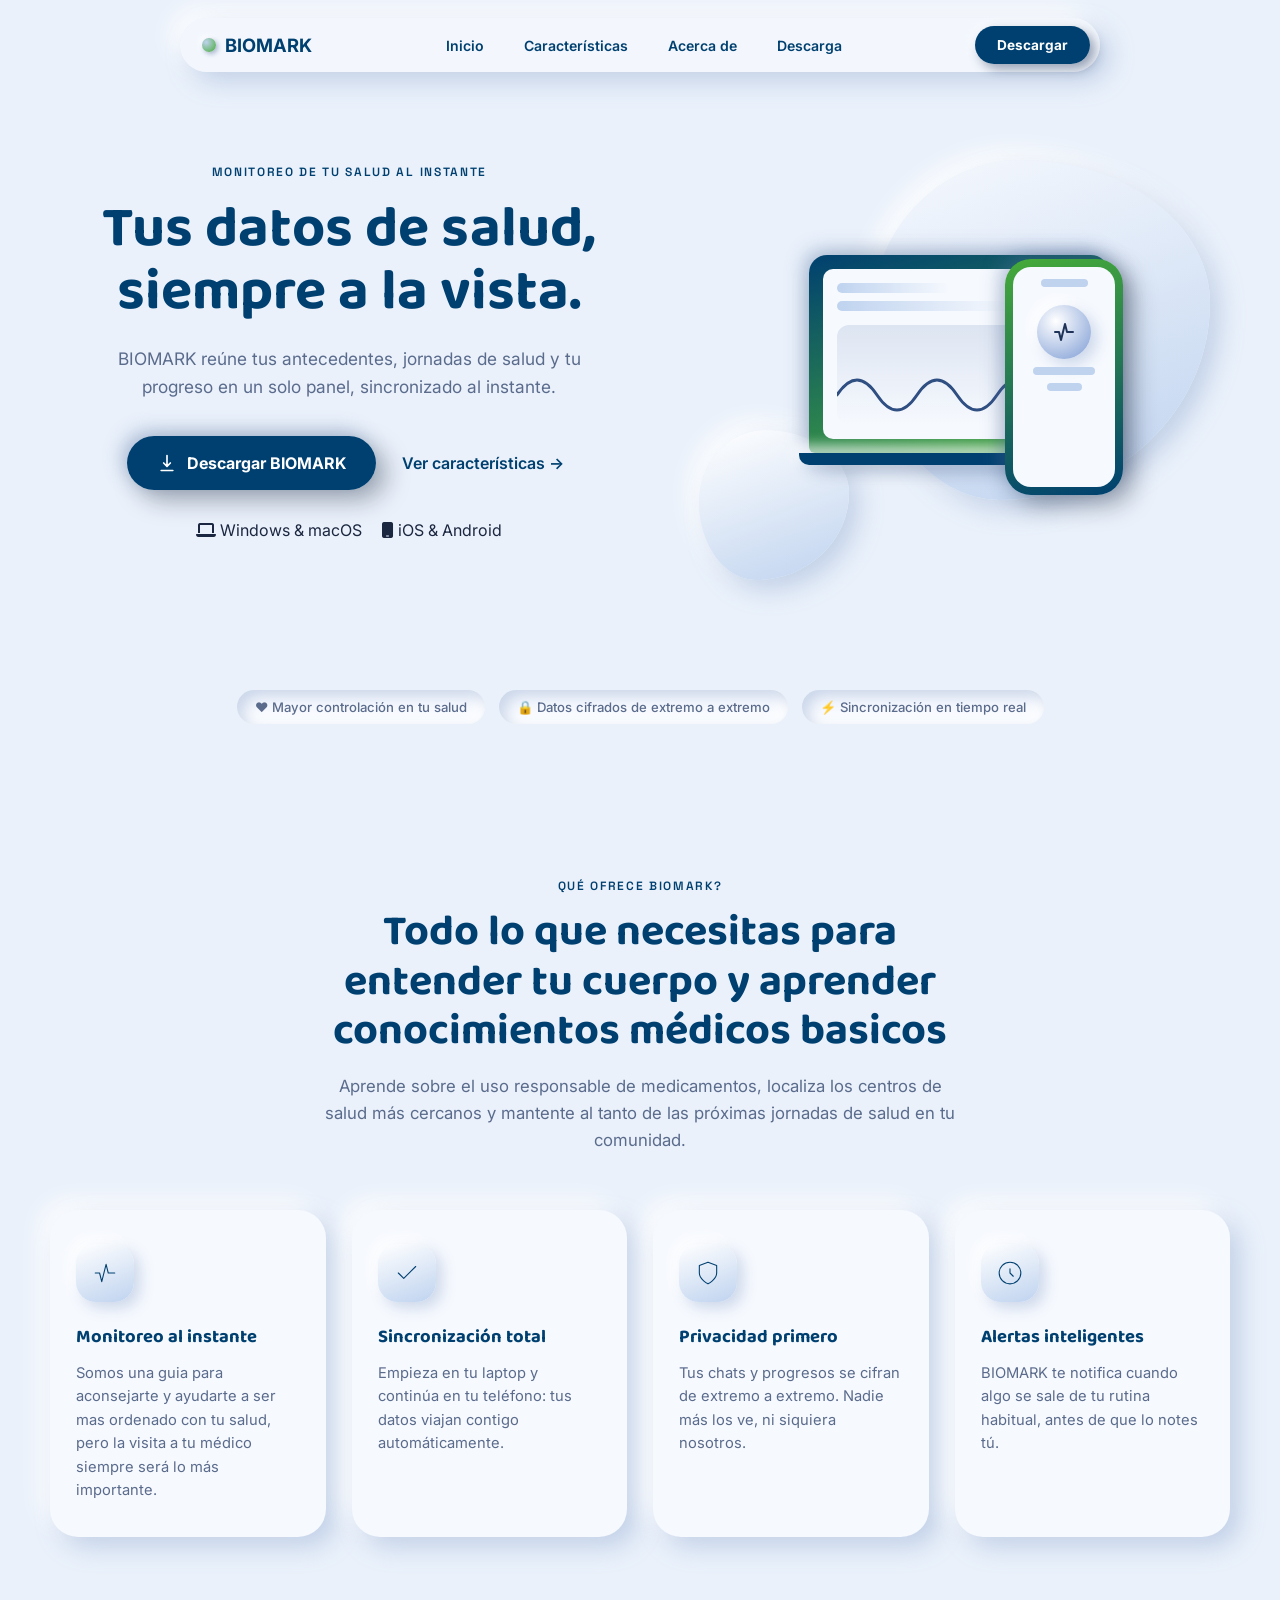
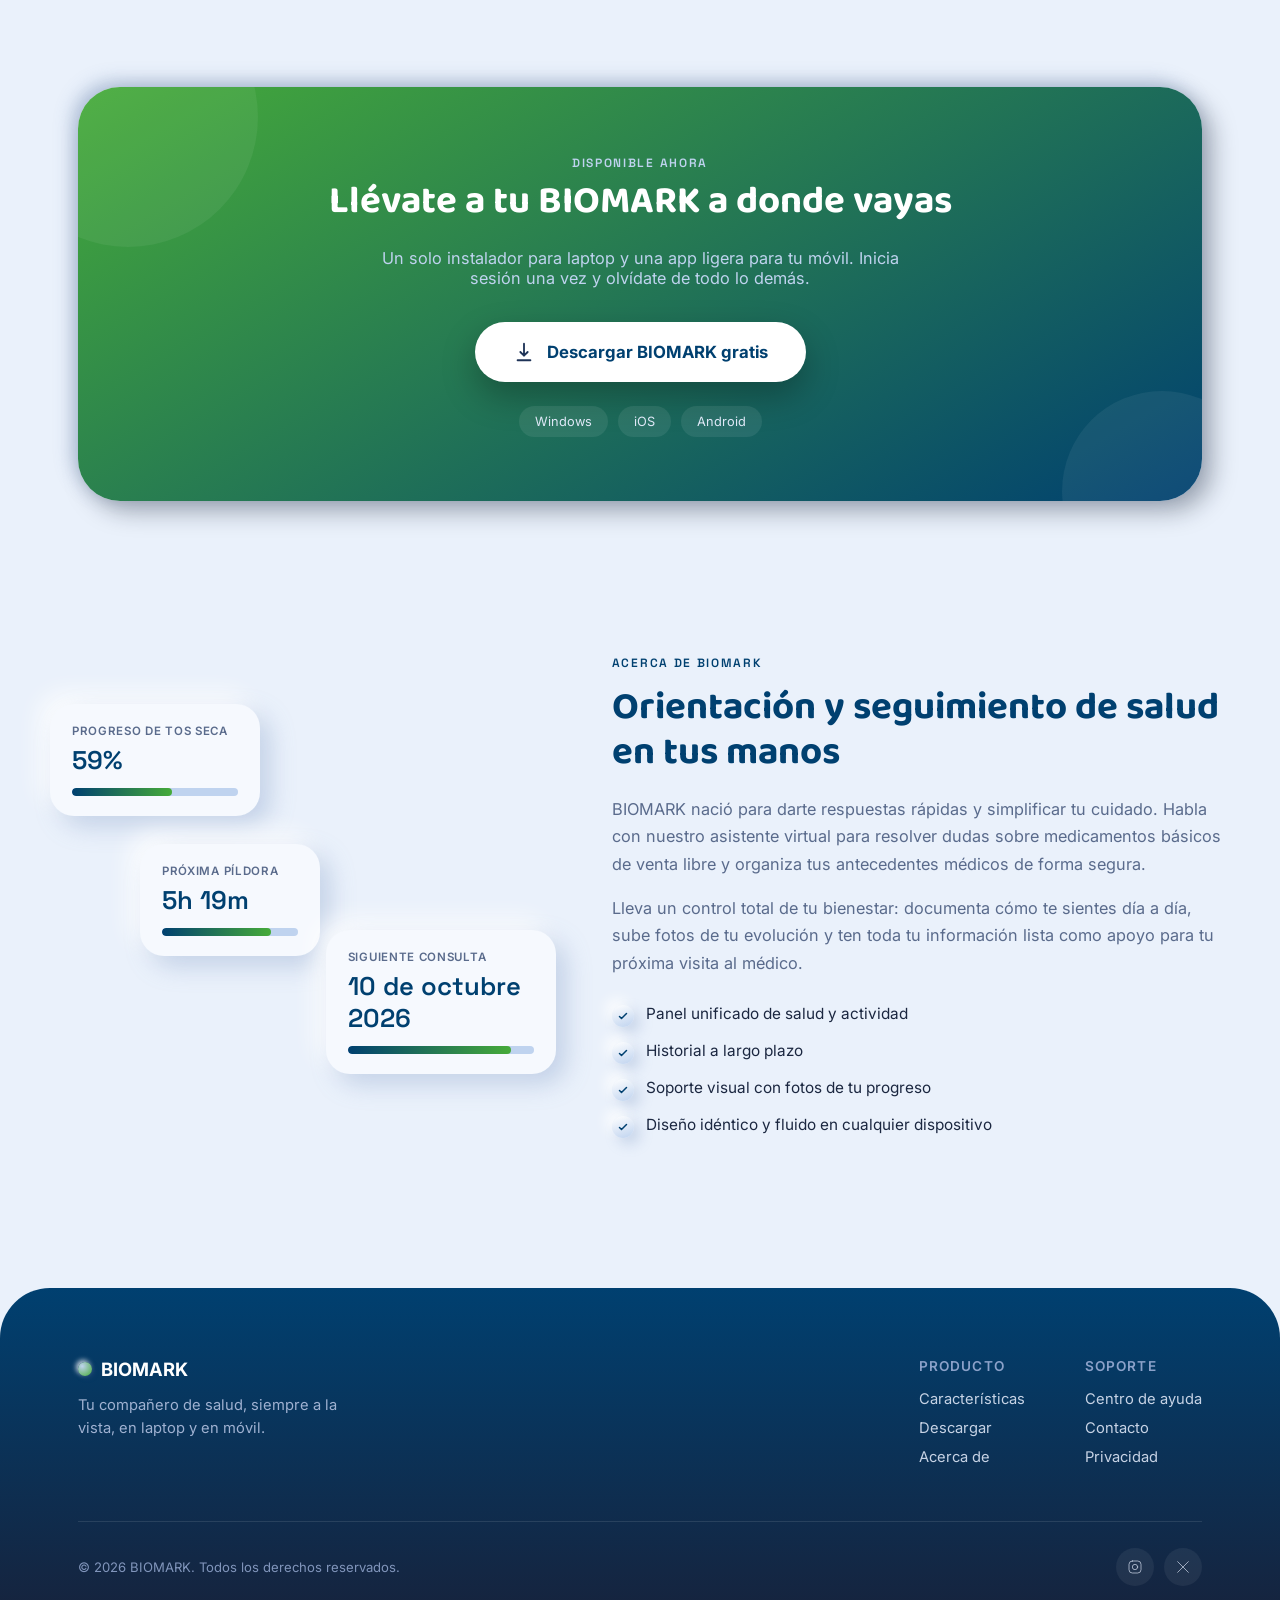
<file: Landing.html>
<!DOCTYPE html>
<html lang="es">

<head>
  <meta charset="UTF-8">
  <meta name="viewport" content="width=device-width, initial-scale=1.0">
  <title>BIOMARK — Tu, asistente virtual en tiempo real</title>
  <link rel="preconnect" href="https://fonts.googleapis.com">
  <link rel="preconnect" href="https://fonts.gstatic.com" crossorigin>
  <link
    href="https://fonts.googleapis.com/css2?family=Baloo+2:wght@500;600;700;800&family=Inter:wght@400;500;600;700&family=Space+Grotesk:wght@500;600&display=swap"
    rel="stylesheet">
  <link rel="stylesheet" href="https://cdnjs.cloudflare.com/ajax/libs/font-awesome/6.5.1/css/all.min.css">
  <link rel="stylesheet" href="Style.css">
<body>

  <!-- ================= NAV ================= -->
  <div class="nav-shell">
    <nav class="nav-pill">
      <a href="#inicio" class="logo"><span class="logo-dot"></span><span class="logo-text">BIOMARK</span></a>
      <div class="nav-links">
        <a href="#inicio">Inicio</a>
        <a href="#caracteristicas">Características</a>
        <a href="#acerca">Acerca de</a>
        <a href="#descarga">Descarga</a>
      </div>
      <a href="#descarga" class="nav-cta">Descargar</a>
    </nav>
  </div>

  <!-- ================= HERO ================= -->
  <section id="inicio" class="hero wrap">
    <div class="hero-copy">
      <span class="eyebrow">Monitoreo de tu salud al instante</span>
      <h1>Tus datos de salud,<span>siempre a la vista.</span></h1>
      <p>BIOMARK reúne tus antecedentes, jornadas de salud y tu progreso en un solo panel, sincronizado al instante.</p>
      <div class="hero-actions">
        <a href="#descarga" class="btn-clay">
          <svg fill="none" stroke="currentColor" stroke-width="2" viewBox="0 0 24 24">
            <path stroke-linecap="round" stroke-linejoin="round" d="M12 3v13m0 0-4-4m4 4 4-4M5 21h14" />
          </svg>
          Descargar BIOMARK
        </a>
        <a href="#caracteristicas" class="btn-ghost">Ver características →</a>
      </div>
      <div class="platform-tags">
        <span><i class="fa-solid fa-laptop"></i> Windows &amp; macOS </span>
        <br> </br>
        <span><i class="fa-solid fa-mobile"></i> iOS &amp; Android</span>
      </div>
    </div>

    <div class="hero-art">
      <div class="clay-blob blob-1"></div>
      <div class="clay-blob blob-2"></div>
      <div class="device">
        <div class="laptop">
          <div class="laptop-screen">
            <div class="screen-ui">
              <div class="ui-row ui-chip"></div>
              <div class="ui-row" style="width:70%"></div>
              <div class="ui-wave">
                <svg width="260" height="70" viewBox="0 0 260 70">
                  <path d="M0 40 Q 20 10, 40 40 T 80 40 T 120 40 T 160 40 T 200 40 T 240 40" stroke="#2F4E82"
                    stroke-width="3" fill="none" stroke-linecap="round" />
                </svg>
              </div>
            </div>
          </div>
          <div class="laptop-base"></div>
          <div class="phone">
            <div class="phone-screen">
              <div class="phone-bar" style="width:60%"></div>
              <div class="pulse-ring">
                <svg fill="none" stroke="#1E3357" stroke-width="2" viewBox="0 0 24 24">
                  <path stroke-linecap="round" stroke-linejoin="round" d="M3 12h4l2 8 4-16 2 8h6" />
                </svg>
              </div>
              <div class="phone-bar" style="width:80%"></div>
              <div class="phone-bar" style="width:45%"></div>
            </div>
          </div>
        </div>
      </div>
    </div>
  </section>

  <div class="trust wrap">
    <span>❤️ Mayor controlación en tu salud</span>
    <span>🔒 Datos cifrados de extremo a extremo</span>
    <span>⚡ Sincronización en tiempo real</span>
  </div>

  <!-- ================= FEATURES ================= -->
  <section id="caracteristicas" class="features wrap">
    <div class="section-head">
      <span class="eyebrow">Qué ofrece BIOMARK?</span>
      <h2>Todo lo que necesitas para entender tu cuerpo y aprender conocimientos médicos basicos</h2>
      <p>Aprende sobre el uso responsable de medicamentos, localiza los centros de salud más cercanos y mantente al tanto de las próximas jornadas de salud en tu comunidad.</p>
    </div>
    <div class="feature-grid">
      <div class="f-card">
        <div class="f-icon"><svg fill="none" stroke-linecap="round" stroke-linejoin="round" viewBox="0 0 24 24">
            <path d="M3 12h4l2 8 4-16 2 8h6" />
          </svg></div>
        <h3>Monitoreo al instante</h3>
        <p>Somos una guia para aconsejarte y ayudarte a ser mas ordenado con tu salud, pero la visita a tu médico siempre será lo más importante.</p>
      </div>
      <div class="f-card">
        <div class="f-icon"><svg fill="none" stroke-linecap="round" stroke-linejoin="round" viewBox="0 0 24 24">
            <path d="M20 6 9 17l-5-5" />
          </svg></div>
        <h3>Sincronización total</h3>
        <p>Empieza en tu laptop y continúa en tu teléfono: tus datos viajan contigo automáticamente.</p>
      </div>
      <div class="f-card">
        <div class="f-icon"><svg fill="none" stroke-linecap="round" stroke-linejoin="round" viewBox="0 0 24 24">
            <path d="M12 22s8-4 8-10V5l-8-3-8 3v7c0 6 8 10 8 10Z" />
          </svg></div>
        <h3>Privacidad primero</h3>
        <p>Tus chats y progresos se cifran de extremo a extremo. Nadie más los ve, ni siquiera nosotros.</p>
      </div>
      <div class="f-card">
        <div class="f-icon"><svg fill="none" stroke-linecap="round" stroke-linejoin="round" viewBox="0 0 24 24">
            <path d="M12 8v4l3 3M12 22a10 10 0 1 1 0-20 10 10 0 0 1 0 20Z" />
          </svg></div>
        <h3>Alertas inteligentes</h3>
        <p>BIOMARK te notifica cuando algo se sale de tu rutina habitual, antes de que lo notes tú.</p>
      </div>
    </div>
  </section>

  <!-- ================= MID DOWNLOAD BANNER ================= -->
  <section id="descarga" class="mid-cta">
    <div class="mid-cta-inner">
      <span class="eyebrow" style="color:var(--sky)">Disponible ahora</span>
      <h2>Llévate a tu BIOMARK a donde vayas</h2>
      <p>Un solo instalador para laptop y una app ligera para tu móvil. Inicia sesión una vez y olvídate de todo lo demás.
      </p>
      <a href="#" class="mid-download-btn">
        <svg fill="none" stroke="#1E3357" stroke-width="2" viewBox="0 0 24 24">
          <path stroke-linecap="round" stroke-linejoin="round" d="M12 3v13m0 0-4-4m4 4 4-4M5 21h14" />
        </svg>
        Descargar BIOMARK gratis
      </a>
      <div class="mid-platforms">
        <span>Windows</span><span>iOS</span><span>Android</span>
      </div>
    </div>
  </section>

  <!-- ================= ABOUT ================= -->
  <section id="acerca" class="about wrap">
    <div class="about-grid">
      <div class="about-art">
        <div class="metric-card metric-1">
          <div class="m-label">Progreso de Tos Seca</div>
          <div class="m-value">59%</div>
          <div class="m-bar"><i style="width:60%"></i></div>
        </div>
        <div class="metric-card metric-3">
          <div class="m-label">Próxima Píldora</div>
          <div class="m-value">5h 19m</div>
          <div class="m-bar"><i style="width:80%"></i></div>
        </div>
        <div class="metric-card metric-2">
          <div class="m-label">Siguiente Consulta</div>
          <div class="m-value">10 de octubre 2026</div>
          <div class="m-bar"><i style="width:88%"></i></div>
        </div>
      </div>
      <div class="about-copy">
        <span class="eyebrow">Acerca de BIOMARK</span>
        <h2>Orientación y seguimiento de salud en tus manos</h2>
        <p>BIOMARK nació para darte respuestas rápidas y simplificar tu cuidado. Habla con nuestro asistente virtual para resolver dudas sobre medicamentos básicos de venta libre y organiza tus antecedentes médicos de forma segura.</p>
      <p>Lleva un control total de tu bienestar: documenta cómo te sientes día a día, sube fotos de tu evolución y ten toda tu información lista como apoyo para tu próxima visita al médico.</p>
        <ul class="about-list">
          <li><span class="check"><svg fill="none" stroke="currentColor" stroke-width="3" viewBox="0 0 24 24">
                <path stroke-linecap="round" stroke-linejoin="round" d="m5 13 4 4L19 7" />
              </svg></span>Panel unificado de salud y actividad</li>
          <li><span class="check"><svg fill="none" stroke="currentColor" stroke-width="3" viewBox="0 0 24 24">
                <path stroke-linecap="round" stroke-linejoin="round" d="m5 13 4 4L19 7" />
              </svg></span>Historial a largo plazo</li>
              <li><span class="check"><svg fill="none" stroke="currentColor" stroke-width="3" viewBox="0 0 24 24">
                <path stroke-linecap="round" stroke-linejoin="round" d="m5 13 4 4L19 7" />
              </svg></span>Soporte visual con fotos de tu progreso</li>
          <li><span class="check"><svg fill="none" stroke="currentColor" stroke-width="3" viewBox="0 0 24 24">
                <path stroke-linecap="round" stroke-linejoin="round" d="m5 13 4 4L19 7" />
              </svg></span>Diseño idéntico y fluido en cualquier dispositivo</li>
        </ul>
      </div>
    </div>
  </section>

  <!-- ================= FOOTER ================= -->
  <footer>
    <div class="wrap">
      <div class="footer-top">
        <div class="footer-brand">
          <a href="#inicio" class="logo"><span class="logo-dot"></span><span>BIOMARK</span></a>
          <p>Tu compañero de salud, siempre a la vista, en laptop y en móvil.</p>
        </div>
        <div class="footer-cols">
          <div class="footer-col">
            <h4>Producto</h4>
            <a href="#caracteristicas">Características</a>
            <a href="#descarga">Descargar</a>
            <a href="#acerca">Acerca de</a>
          </div>
          <div class="footer-col">
            <h4>Soporte</h4>
            <a href="#">Centro de ayuda</a>
            <a href="#">Contacto</a>
            <a href="#">Privacidad</a>
          </div>
        </div>
      </div>
      <div class="footer-bottom">
        <span>© 2026 BIOMARK. Todos los derechos reservados.</span>
        <div class="footer-socials">
          <a href="#" aria-label="Instagram"><svg fill="none" stroke-linecap="round" stroke-linejoin="round"
              viewBox="0 0 24 24">
              <rect x="3" y="3" width="18" height="18" rx="5" />
              <circle cx="12" cy="12" r="4" />
            </svg></a>
          <a href="#" aria-label="X"><svg fill="none" stroke-linecap="round" stroke-linejoin="round"
              viewBox="0 0 24 24">
              <path d="m4 4 16 16M20 4 4 20" />
            </svg></a>
        </div>
      </div>
    </div>
  </footer>

  <script>
    // Nav shrink shadow on scroll
    const navPill = document.querySelector('.nav-pill');
    window.addEventListener('scroll', () => {
      navPill.style.boxShadow = window.scrollY > 20
        ? '6px 6px 16px rgba(120,148,196,0.45), -6px -6px 16px rgba(255,255,255,0.9)'
        : 'var(--shadow-out)';
    });

    // Reveal feature cards on scroll
    const cards = document.querySelectorAll('.f-card');
    const io = new IntersectionObserver((entries) => {
      entries.forEach((entry, i) => {
        if (entry.isIntersecting) {
          setTimeout(() => entry.target.classList.add('in-view'), i * 80);
          io.unobserve(entry.target);
        }
      });
    }, { threshold: 0.2 });
    cards.forEach(c => io.observe(c));
  </script>

</body>

</html>
</file>
<file: Style.css>
:root {
  --navy-dark: #004070;
  --navy: #46ab39;
  --navy-mid: #004070;
  --navy-soft: #7C9BD4;
  --sky: #BFD3EF;
  --bg: #EAF1FB;
  --bg-2: #F6F9FE;
  --white: #FFFFFF;
  --text: #1B2740;
  --text-soft: #5A6B8C;

  --clay-light: 255, 255, 255;
  --clay-dark: 168, 192, 228;

  --r-lg: 42px;
  --r-md: 28px;
  --r-sm: 18px;

  --shadow-out: 10px 10px 24px rgba(120, 148, 196, 0.35), -10px -10px 24px rgba(255, 255, 255, 0.9);
  --shadow-out-sm: 6px 6px 14px rgba(120, 148, 196, 0.32), -6px -6px 14px rgba(255, 255, 255, 0.9);
  --shadow-in: inset 6px 6px 14px rgba(120, 148, 196, 0.35), inset -6px -6px 14px rgba(255, 255, 255, 0.85);
  --shadow-navy: 10px 10px 24px rgba(15, 26, 46, 0.35), -6px -6px 18px rgba(90, 120, 170, 0.35);
}

* {
  box-sizing: border-box;
  margin: 0;
  padding: 0;
}

html {
  scroll-behavior: smooth;
}

body {
  font-family: 'Inter', sans-serif;
  background: var(--bg);
  color: var(--text);
  overflow-x: hidden;
  -webkit-font-smoothing: antialiased;
}

h1,
h2,
h3,
.display {
  font-family: 'Baloo 2', sans-serif;
}

.eyebrow {
  font-family: 'Space Grotesk', sans-serif;
  letter-spacing: .14em;
  text-transform: uppercase;
  font-size: .75rem;
  font-weight: 600;
  color: var(--navy-mid);
}

a {
  text-decoration: none;
  color: inherit;
}

img {
  max-width: 100%;
  display: block;
}

section {
  position: relative;
}

.wrap {
  max-width: 1180px;
  margin: 0 auto;
  padding: 0 28px;
}

/* ---------- background ambience blobs ---------- */
.bg-blob {
  position: absolute;
  border-radius: 50%;
  filter: blur(2px);
  z-index: 0;
  opacity: .5;
}

/* ================= NAV ================= */
.nav-shell {
  position: fixed;
  top: 18px;
  left: 0;
  right: 0;
  z-index: 100;
  display: flex;
  justify-content: center;
  padding: 0 18px;
}

.nav-pill {
  width: 100%;
  max-width: 920px;
  background: rgba(246, 249, 254, 0.75);
  backdrop-filter: blur(14px);
  border-radius: 100px;
  box-shadow: var(--shadow-out);
  display: flex;
  align-items: center;
  justify-content: space-between;
  padding: 8px 10px 8px 22px;
  gap: 10px;
  transition: box-shadow .3s ease;
}

.logo {
  display: flex;
  align-items: center;
  gap: 9px;
  font-weight: 700;
  font-size: 1.15rem;
  color: var(--navy-dark);
  white-space: nowrap;
}

.logo-dot {
  width: 14px;
  height: 14px;
  border-radius: 50%;
  background: radial-gradient(circle at 30% 30%, var(--sky), var(--navy));
  box-shadow: 2px 2px 5px rgba(47, 78, 130, .4), -2px -2px 5px rgba(255, 255, 255, .8);
  flex-shrink: 0;
}

.nav-links {
  display: flex;
  align-items: center;
  gap: 4px;
  overflow-x: auto;
  scrollbar-width: none;
  -ms-overflow-style: none;
  scroll-snap-type: x proximity;
}

.nav-links::-webkit-scrollbar {
  display: none;
}

.nav-links a {
  scroll-snap-align: start;
  flex-shrink: 0;
  font-size: .88rem;
  font-weight: 600;
  color: var(--navy-dark);
  padding: 10px 18px;
  border-radius: 100px;
  transition: box-shadow .25s ease, color .25s ease, background .25s ease;
  white-space: nowrap;
}

.nav-links a:hover,
.nav-links a:focus-visible {
  box-shadow: var(--shadow-in);
  background: rgba(255, 255, 255, 0.4);
  color: var(--navy-dark);
  outline: none;
}

.nav-cta {
  flex-shrink: 0;
  background: linear-gradient(155deg, var(--navy-mid), var(--navy-dark));
  color: #fff;
  font-weight: 700;
  font-size: .85rem;
  padding: 11px 22px;
  border-radius: 100px;
  box-shadow: 5px 5px 12px rgba(30, 51, 87, .45), -3px -3px 8px rgba(255, 255, 255, .5);
  transition: transform .2s ease;
}

.nav-cta:hover {
  transform: translateY(-2px);
}

/* ================= HERO ================= */
.hero {
  /* 130px arriba: deja espacio para la barra fija y el logo no queda tapado */
  padding: 130px 0 90px;
  display: grid;
  grid-template-columns: 1.05fr .95fr;
  align-items: center;
  gap: 40px;
}

/* Todo el bloque de texto del hero va centrado */
.hero-copy {
  text-align: center;
}

/* Logo horizontal centrado sobre el título */
.logocentral {
  display: block;
  margin: 0 auto 20px;     /* "auto" a los lados = centrado */
  height: 100px;           /* cambia este valor para agrandar o reducir el logo */
  width: auto;
}

.hero-copy h1 {
  font-size: clamp(2.5rem, 5vw, 3.6rem);
  line-height: 1.08;
  color: var(--navy-dark);
  font-weight: 700;
  margin: 18px 0 22px;
}

.hero-copy h1 span {
  color: var(--navy-mid);
  display: block;
}

.hero-copy p {
  font-size: 1.08rem;
  color: var(--text-soft);
  max-width: 480px;
  line-height: 1.65;
  margin: 0 auto 34px;
}

.hero-actions {
  display: flex;
  align-items: center;
  justify-content: center;
  gap: 18px;
  flex-wrap: wrap;
}

.btn-clay {
  display: inline-flex;
  align-items: center;
  gap: 10px;
  background: linear-gradient(155deg, var(--navy-mid), var(--navy-dark));
  color: #fff;
  font-weight: 700;
  font-size: 1rem;
  padding: 17px 30px;
  border-radius: 100px;
  box-shadow: var(--shadow-navy);
  border: none;
  cursor: pointer;
  transition: transform .22s ease, box-shadow .22s ease;
}

.btn-clay:hover {
  transform: translateY(-3px);
  box-shadow: 14px 14px 30px rgba(15, 26, 46, .4), -6px -6px 16px rgba(120, 148, 196, .35);
}

.btn-clay svg {
  width: 20px;
  height: 20px;
}

.btn-ghost {
  display: inline-flex;
  align-items: center;
  gap: 8px;
  font-weight: 600;
  color: var(--navy-dark);
  padding: 16px 8px;
}

.platform-tags {
  display: flex;
  justify-content: center;
  gap: 10px;
  margin-top: 30px;
  flex-wrap: wrap;
}

.tag {
  font-size: .78rem;
  font-weight: 600;
  color: var(--navy);
  background: var(--bg-2);
  padding: 8px 16px;
  border-radius: 100px;
  box-shadow: var(--shadow-out-sm);
}

/* --- hero clay illustration --- */
.hero-art {
  position: relative;
  height: 460px;
}

.clay-blob {
  position: absolute;
  border-radius: 44% 56% 62% 38% / 48% 42% 58% 52%;
  background: linear-gradient(160deg, var(--bg-2), var(--sky));
  box-shadow: var(--shadow-out);
}

.blob-1 {
  width: 340px;
  height: 340px;
  top: 30px;
  right: 20px;
}

.blob-2 {
  width: 150px;
  height: 150px;
  bottom: 10px;
  left: 10px;
  background: linear-gradient(160deg, #fff, var(--sky));
}

.device {
  position: absolute;
  inset: 0;
  display: flex;
  align-items: center;
  justify-content: center;
}

.laptop {
  position: relative;
  width: 300px;
}

.laptop-screen {
  background: linear-gradient(165deg, var(--navy-dark), var(--navy));
  border-radius: 18px 18px 6px 6px;
  padding: 14px;
  box-shadow: var(--shadow-navy);
}

.laptop-base {
  height: 12px;
  background: linear-gradient(180deg, var(--navy-mid), var(--navy-dark));
  border-radius: 0 0 10px 10px;
  margin: 0 -10px;
  box-shadow: var(--shadow-out-sm);
}

.screen-ui {
  background: var(--bg-2);
  border-radius: 10px;
  padding: 14px;
  height: 170px;
  display: flex;
  flex-direction: column;
  gap: 8px;
}

.ui-row {
  height: 10px;
  border-radius: 100px;
  background: linear-gradient(90deg, var(--sky), var(--bg-2));
}

.ui-chip {
  width: 46%;
}

.ui-wave {
  flex: 1;
  margin-top: 6px;
  border-radius: 12px;
  background: linear-gradient(180deg, rgba(79, 113, 172, .15), transparent);
  position: relative;
  overflow: hidden;
}

.ui-wave svg {
  position: absolute;
  bottom: 0;
}

.phone {
  position: absolute;
  right: -14px;
  bottom: -30px;
  width: 118px;
  background: linear-gradient(165deg, var(--navy), var(--navy-dark));
  border-radius: 26px;
  padding: 8px;
  box-shadow: var(--shadow-navy);
}

.phone-screen {
  background: var(--bg-2);
  border-radius: 18px;
  height: 220px;
  padding: 12px;
  display: flex;
  flex-direction: column;
  gap: 8px;
  align-items: center;
}

.pulse-ring {
  width: 54px;
  height: 54px;
  border-radius: 50%;
  background: radial-gradient(circle at 35% 30%, #fff, var(--navy-soft));
  box-shadow: var(--shadow-out-sm);
  margin-top: 10px;
  display: flex;
  align-items: center;
  justify-content: center;
}

.pulse-ring svg {
  width: 24px;
  height: 24px;
}

.phone-bar {
  width: 80%;
  height: 8px;
  border-radius: 100px;
  background: var(--sky);
}

/* ================= TRUST ROW ================= */
.trust {
  padding: 10px 0 60px;
  display: flex;
  justify-content: center;
  gap: 14px;
  flex-wrap: wrap;
}

.trust span {
  font-size: .82rem;
  color: var(--text-soft);
  font-weight: 500;
  background: var(--bg-2);
  padding: 9px 18px;
  border-radius: 100px;
  box-shadow: var(--shadow-in);
}

/* ================= FEATURES ================= */
.section-head {
  text-align: center;
  max-width: 640px;
  margin: 0 auto 56px;
}

.section-head h2 {
  font-size: clamp(2rem, 3.4vw, 2.7rem);
  color: var(--navy-dark);
  margin-top: 14px;
  line-height: 1.15;
}

.section-head p {
  color: var(--text-soft);
  margin-top: 16px;
  font-size: 1.05rem;
  line-height: 1.6;
}

.features {
  padding: 90px 0 40px;
}

.feature-grid {
  display: grid;
  grid-template-columns: repeat(4, 1fr);
  gap: 26px;
}

.f-card {
  background: var(--bg-2);
  border-radius: var(--r-md);
  padding: 34px 26px;
  box-shadow: var(--shadow-out);
  transition: transform .35s ease, box-shadow .35s ease;
  opacity: 0;
  transform: translateY(24px);
}

.f-card.in-view {
  opacity: 1;
  transform: translateY(0);
}

.f-card:hover {
  transform: translateY(-8px);
  box-shadow: 14px 14px 30px rgba(120, 148, 196, .4), -8px -8px 20px rgba(255, 255, 255, .95);
}

.f-icon {
  width: 58px;
  height: 58px;
  border-radius: 20px;
  background: linear-gradient(160deg, #fff, var(--sky));
  box-shadow: var(--shadow-out-sm);
  display: flex;
  align-items: center;
  justify-content: center;
  margin-bottom: 20px;
}

.f-icon svg {
  width: 26px;
  height: 26px;
  stroke: var(--navy-dark);
}

.f-card h3 {
  font-size: 1.15rem;
  color: var(--navy-dark);
  margin-bottom: 10px;
}

.f-card p {
  font-size: .92rem;
  color: var(--text-soft);
  line-height: 1.6;
}

/* ================= MID DOWNLOAD BANNER ================= */
.mid-cta {
  margin: 110px auto;
  max-width: 1180px;
  padding: 0 28px;
}

.mid-cta-inner {
  background: linear-gradient(150deg, var(--navy), var(--navy-dark));
  border-radius: var(--r-lg);
  padding: 64px 50px;
  text-align: center;
  position: relative;
  overflow: hidden;
  box-shadow: var(--shadow-navy);
}

.mid-cta-inner::before,
.mid-cta-inner::after {
  content: '';
  position: absolute;
  border-radius: 50%;
  background: rgba(255, 255, 255, 0.06);
}

.mid-cta-inner::before {
  width: 260px;
  height: 260px;
  top: -100px;
  left: -80px;
}

.mid-cta-inner::after {
  width: 200px;
  height: 200px;
  bottom: -90px;
  right: -60px;
}

.mid-cta-inner h2 {
  color: #fff;
  font-size: clamp(1.8rem, 3.4vw, 2.4rem);
  position: relative;
  z-index: 1;
}

.mid-cta-inner p {
  color: var(--sky);
  max-width: 520px;
  margin: 16px auto 34px;
  font-size: 1.02rem;
  position: relative;
  z-index: 1;
}

.mid-download-btn {
  position: relative;
  z-index: 1;
  display: inline-flex;
  align-items: center;
  gap: 12px;
  background: #fff;
  color: var(--navy-dark);
  font-weight: 700;
  font-size: 1.05rem;
  padding: 19px 38px;
  border-radius: 100px;
  box-shadow: 0 14px 34px rgba(0, 0, 0, .28);
  animation: floaty 3.4s ease-in-out infinite;
}

.mid-download-btn svg {
  width: 22px;
  height: 22px;
}

@keyframes floaty {

  0%,
  100% {
    transform: translateY(0);
  }

  50% {
    transform: translateY(-7px);
  }
}

.mid-platforms {
  position: relative;
  z-index: 1;
  display: flex;
  justify-content: center;
  gap: 10px;
  margin-top: 24px;
  flex-wrap: wrap;
}

.mid-platforms span {
  font-size: .8rem;
  color: #dfe8f7;
  background: rgba(255, 255, 255, 0.08);
  padding: 8px 16px;
  border-radius: 100px;
}

/* ================= ABOUT ================= */
.about {
  padding: 40px 0 110px;
}

.about-grid {
  display: grid;
  grid-template-columns: .9fr 1.1fr;
  gap: 56px;
  align-items: center;
}

.about-art {
  position: relative;
  height: 400px;
}

.metric-card {
  position: absolute;
  background: var(--bg-2);
  border-radius: 24px;
  box-shadow: var(--shadow-out);
  padding: 20px 22px;
}

.metric-1 {
  top: 10px;
  left: 0;
  width: 210px;
}

.metric-2 {
  bottom: 20px;
  right: 0;
  width: 230px;
}

.metric-3 {
  top: 150px;
  left: 90px;
  width: 180px;
}

.metric-card .m-label {
  font-size: .72rem;
  color: var(--text-soft);
  font-weight: 600;
  text-transform: uppercase;
  letter-spacing: .06em;
}

.metric-card .m-value {
  font-family: 'Space Grotesk', sans-serif;
  font-size: 1.6rem;
  color: var(--navy-dark);
  font-weight: 600;
  margin-top: 6px;
}

.metric-card .m-bar {
  height: 8px;
  border-radius: 100px;
  background: var(--sky);
  margin-top: 12px;
  overflow: hidden;
}

.metric-card .m-bar i {
  display: block;
  height: 100%;
  background: linear-gradient(90deg, var(--navy-mid), var(--navy));
  border-radius: 100px;
}

.about-copy .eyebrow {
  margin-bottom: 14px;
  display: inline-block;
}

.about-copy h2 {
  font-size: clamp(1.9rem, 3vw, 2.4rem);
  color: var(--navy-dark);
  margin-bottom: 20px;
  line-height: 1.18;
}

.about-copy p {
  color: var(--text-soft);
  font-size: 1.02rem;
  line-height: 1.7;
  margin-bottom: 16px;
}

.about-list {
  margin-top: 26px;
  display: flex;
  flex-direction: column;
  gap: 14px;
}

.about-list li {
  list-style: none;
  display: flex;
  gap: 12px;
  align-items: flex-start;
  color: var(--text);
  font-size: .96rem;
}

.check {
  width: 22px;
  height: 22px;
  border-radius: 50%;
  flex-shrink: 0;
  margin-top: 1px;
  background: linear-gradient(160deg, #fff, var(--sky));
  box-shadow: var(--shadow-out-sm);
  display: flex;
  align-items: center;
  justify-content: center;
}

.check svg {
  width: 12px;
  height: 12px;
  stroke: var(--navy-dark);
}

/* ================= FOOTER ================= */
footer {
  background: linear-gradient(180deg, var(--navy-dark), #16233d);
  color: #dbe4f4;
  padding: 70px 0 30px;
  border-radius: 50px 50px 0 0;
  margin-top: 40px;
}

.footer-top {
  display: flex;
  justify-content: space-between;
  gap: 40px;
  flex-wrap: wrap;
  padding-bottom: 44px;
  border-bottom: 1px solid rgba(255, 255, 255, .1);
}

.footer-brand .logo {
  color: #fff;
}

.footer-brand p {
  color: #9fb1d1;
  max-width: 280px;
  margin-top: 14px;
  font-size: .92rem;
  line-height: 1.6;
}

.footer-cols {
  display: flex;
  gap: 60px;
  flex-wrap: wrap;
}

.footer-col h4 {
  font-size: .85rem;
  text-transform: uppercase;
  letter-spacing: .08em;
  color: #8ba1c9;
  margin-bottom: 16px;
  font-family: 'Inter', sans-serif;
  font-weight: 600;
}

.footer-col a {
  display: block;
  color: #dbe4f4;
  font-size: .92rem;
  margin-bottom: 11px;
  opacity: .9;
  transition: opacity .2s;
}

.footer-col a:hover {
  opacity: 1;
}

.footer-bottom {
  display: flex;
  justify-content: space-between;
  align-items: center;
  padding-top: 26px;
  flex-wrap: wrap;
  gap: 14px;
}

.footer-bottom span {
  font-size: .82rem;
  color: #8195bb;
}

.footer-socials {
  display: flex;
  gap: 10px;
}

.footer-socials a {
  width: 38px;
  height: 38px;
  border-radius: 50%;
  background: rgba(255, 255, 255, .06);
  display: flex;
  align-items: center;
  justify-content: center;
}

.footer-socials svg {
  width: 16px;
  height: 16px;
  stroke: #dbe4f4;
}

/* ================= RESPONSIVE ================= */
@media (max-width:980px) {
  .hero {
    grid-template-columns: 1fr;
    padding-top: 130px;
  }

  .hero-art {
    height: 380px;
    margin-top: 20px;
  }

  .feature-grid {
    grid-template-columns: repeat(2, 1fr);
  }

  .about-grid {
    grid-template-columns: 1fr;
  }

  .about-art {
    margin-top: 20px;
  }
}

@media (max-width:640px) {
  .wrap {
    padding: 0 18px;
  }

  .nav-pill {
    padding: 8px 8px 8px 16px;
  }

  .logo span.logo-text {
    display: none;
  }

  .nav-cta {
    padding: 10px 16px;
    font-size: .8rem;
  }

  .nav-links a {
    padding: 9px 14px;
    font-size: .82rem;
  }

  .hero {
    padding-top: 110px;
    padding-bottom: 60px;
  }

  .logocentral {
    height: 70px;
  }

  .feature-grid {
    grid-template-columns: 1fr;
  }

  .mid-cta-inner {
    padding: 46px 24px;
  }

  .about-art {
    height: 340px;
  }

  .metric-1 {
    width: 170px;
  }

  .metric-2 {
    width: 180px;
  }

  .metric-3 {
    left: 20px;
    width: 150px;
  }

  footer {
    border-radius: 32px 32px 0 0;
  }

  .footer-top {
    flex-direction: column;
    gap: 34px;
  }

  .laptop {
    width: 230px;
  }

  .phone {
    width: 96px;
    right: -6px;
  }
}

@media (prefers-reduced-motion: reduce) {
  * {
    animation: none !important;
    transition: none !important;
  }
}
</file>
